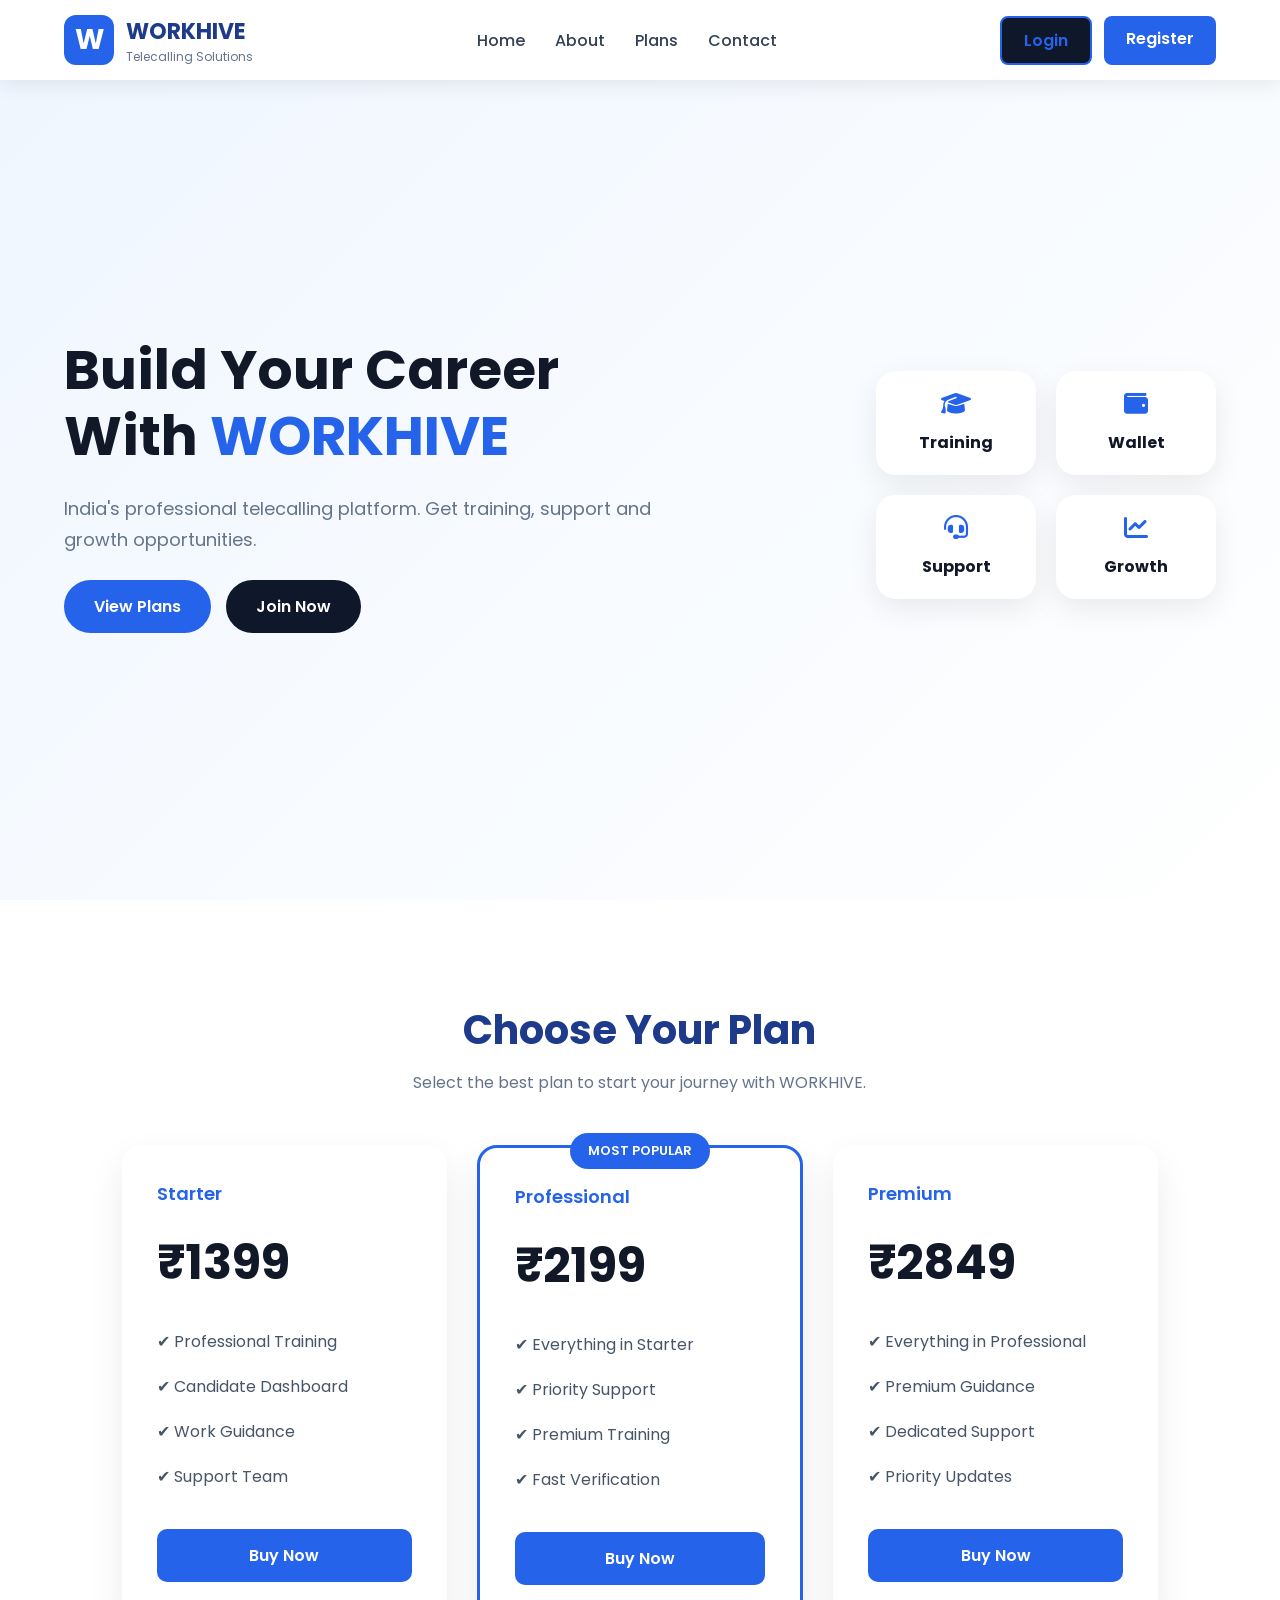
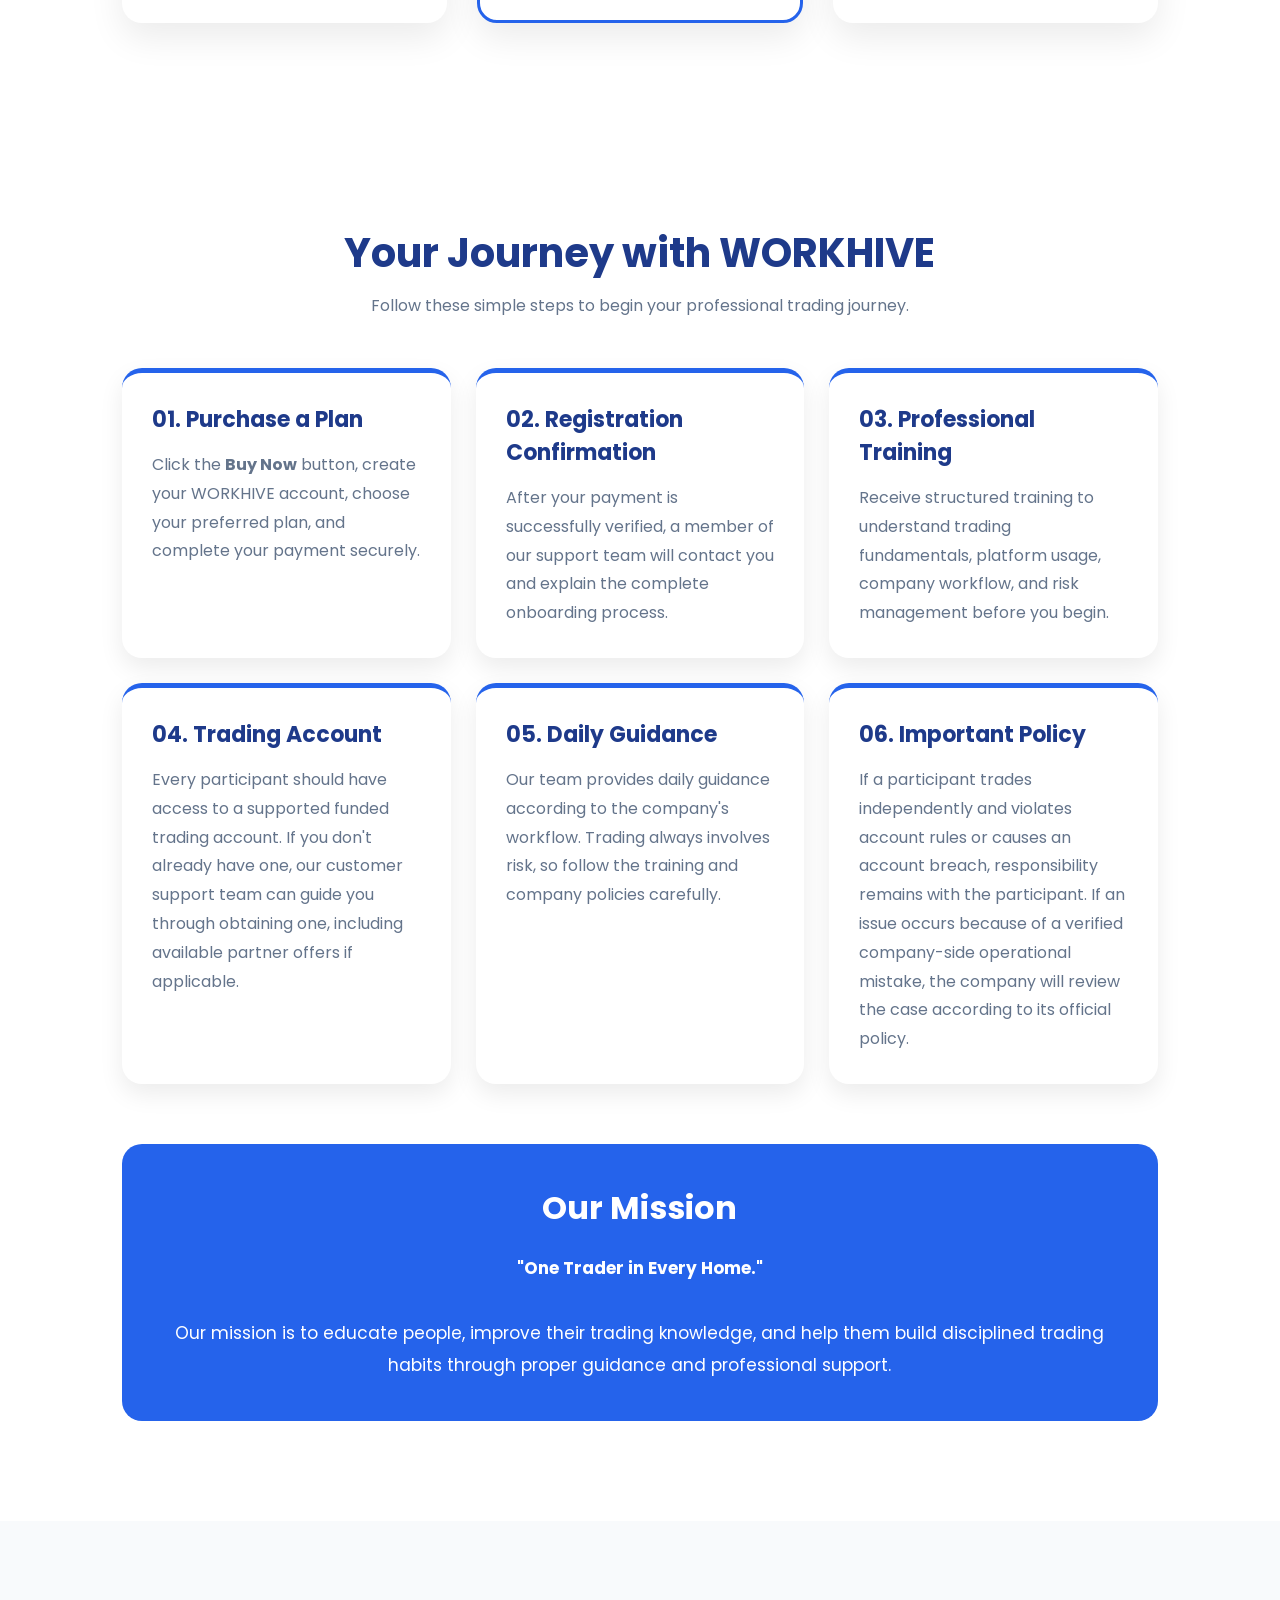
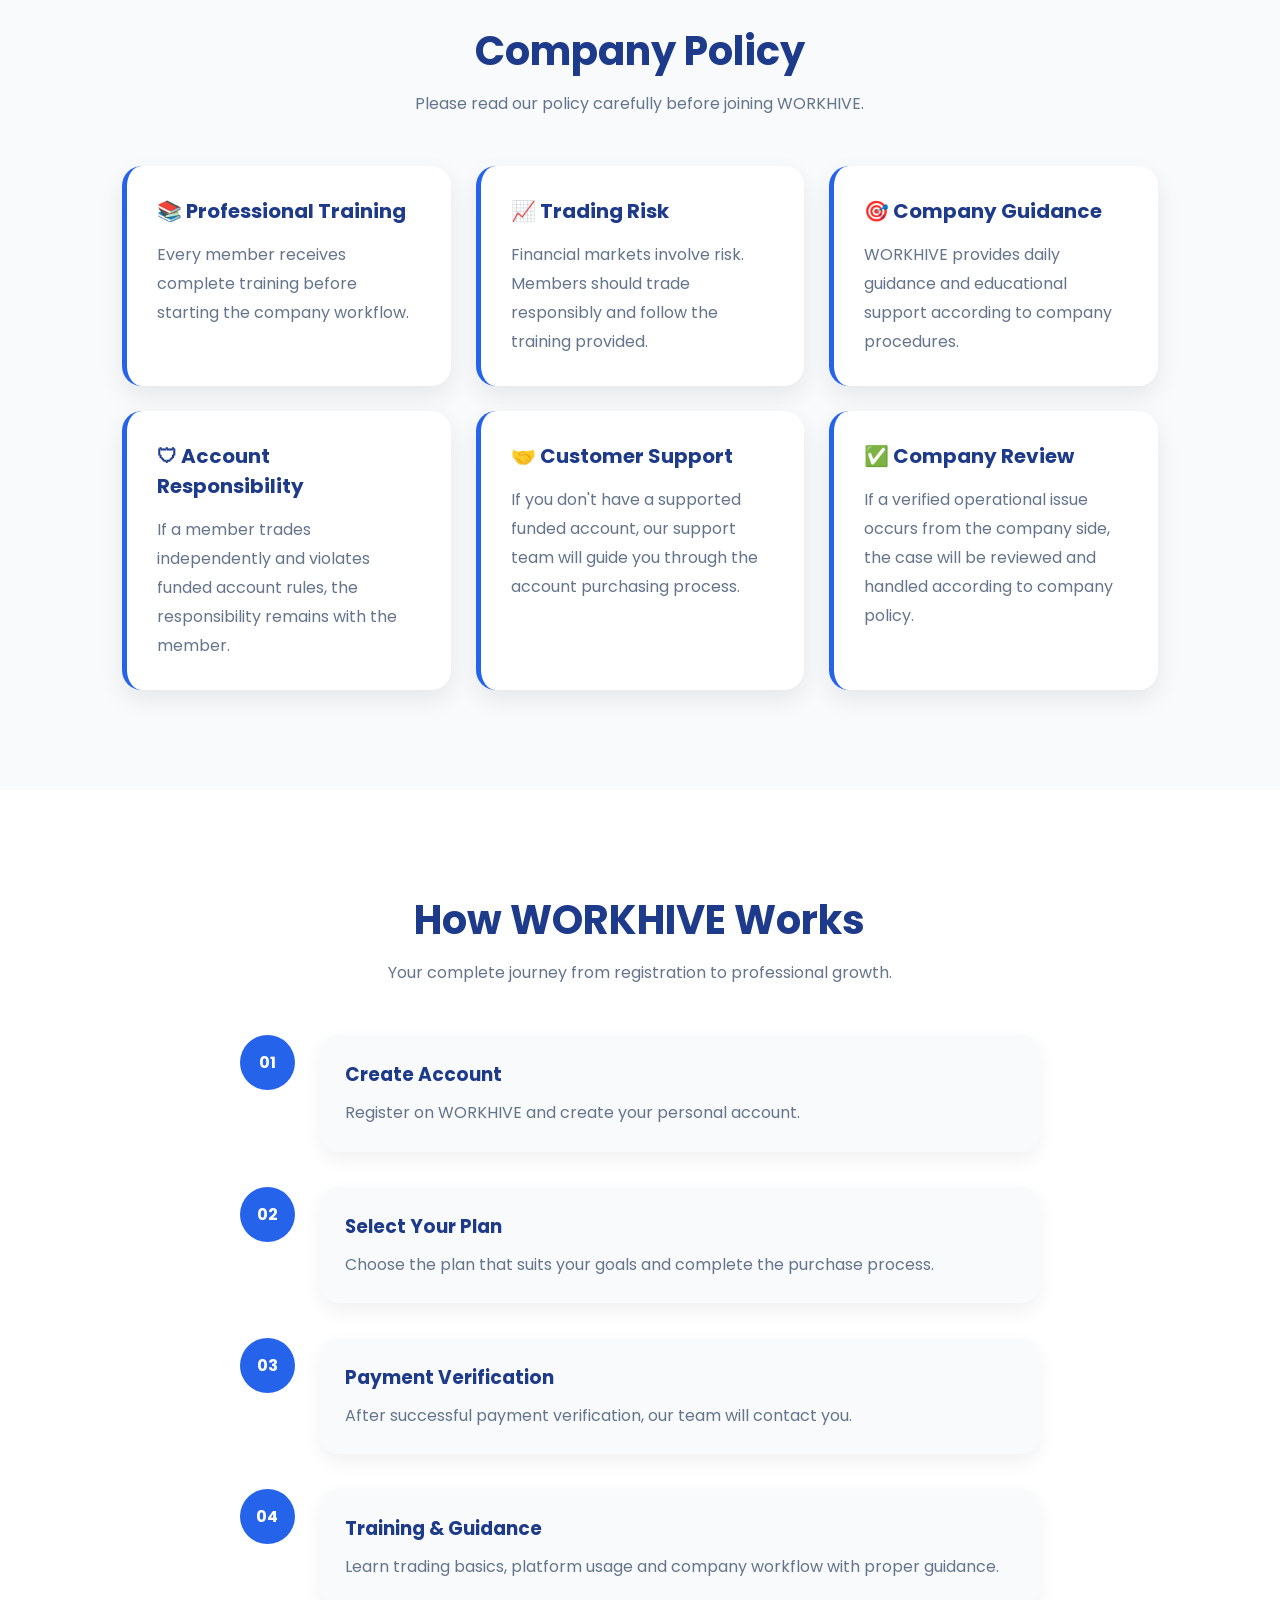
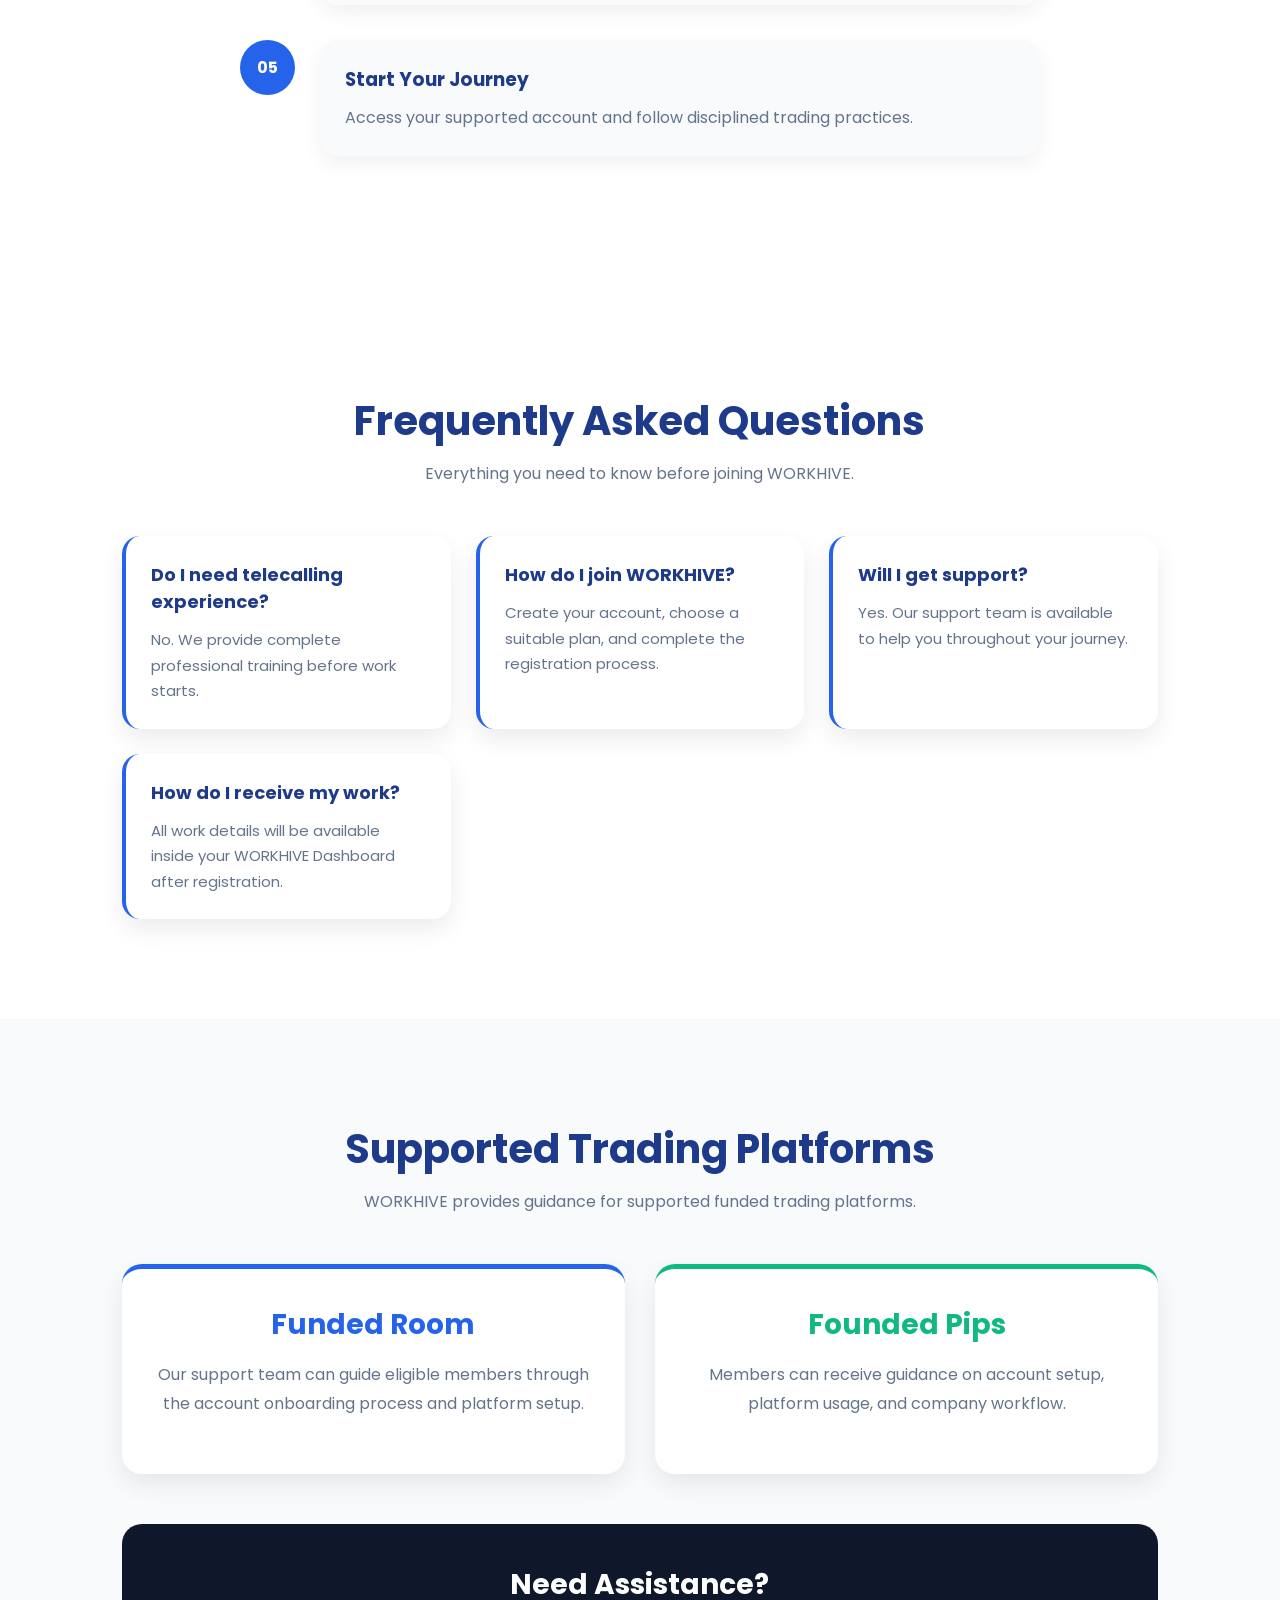
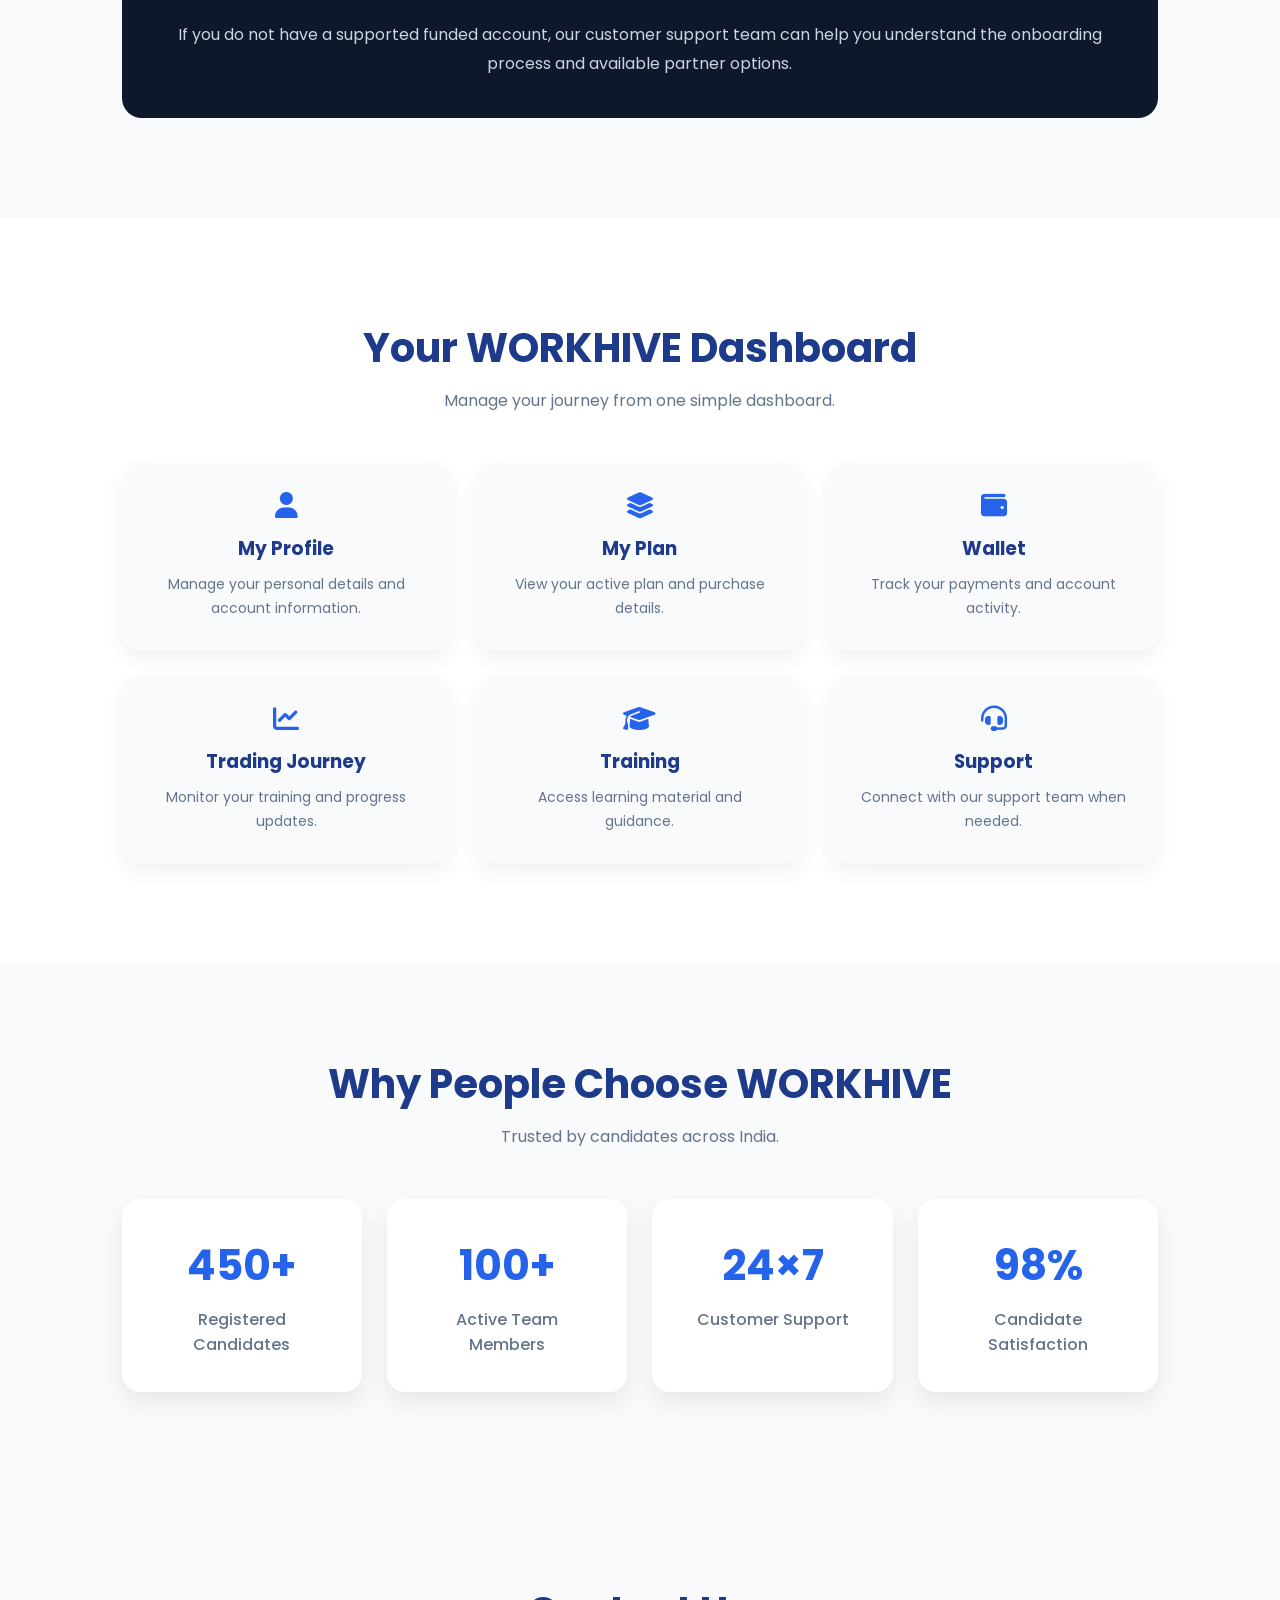
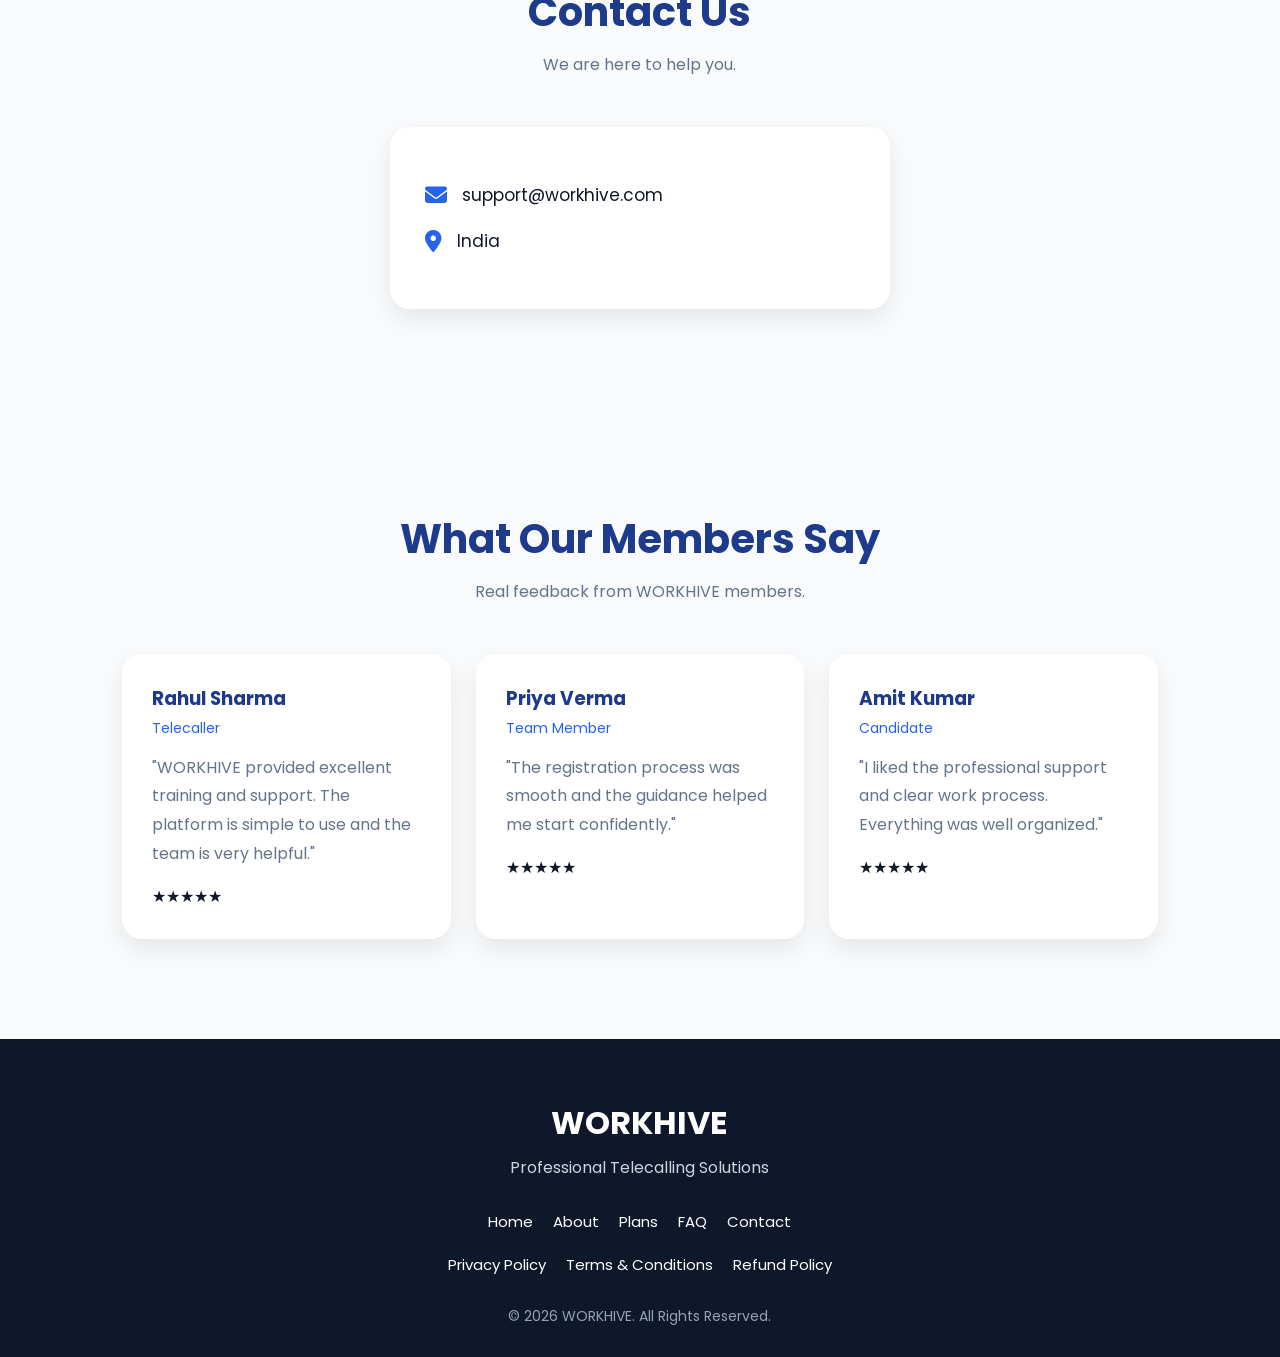
<file: index.html>
<!DOCTYPE html>
<html lang="en">

<head>

<meta charset="UTF-8">
<meta name="viewport" content="width=device-width, initial-scale=1.0">

<title>WORKHIVE | Telecalling Solutions</title>

<link rel="stylesheet" href="style.css">

<link href="https://fonts.googleapis.com/css2?family=Poppins:wght@400;500;600;700&display=swap" rel="stylesheet">

<link rel="stylesheet" href="https://cdnjs.cloudflare.com/ajax/libs/font-awesome/6.7.2/css/all.min.css">

</head>


<body>


<!-- HEADER -->

<header>

<div class="container">


<div class="logo">

<div class="logo-icon">
W
</div>

<div>
<h2>WORKHIVE</h2>
<p>Telecalling Solutions</p>
</div>

</div>



<nav>

<a href="#">Home</a>
<a href="#about">About</a>
<a href="#plans">Plans</a>
<a href="#contact">Contact</a>

</nav>



<div class="auth">

<a href="login.html" class="login">
Login
</a>

<a href="register.html" class="register">
Register
</a>

</div>



</div>

</header>



<!-- HERO -->

<section class="hero">


<div class="hero-text">

<h1>
Build Your Career With
<span>WORKHIVE</span>
</h1>


<p>
India's professional telecalling platform.
Get training, support and growth opportunities.
</p>


<div class="hero-btn">

<a href="#plans">
View Plans
</a>

<a href="register.html">
Join Now
</a>

</div>


</div>



<div class="hero-box">


<div>
<i class="fa-solid fa-graduation-cap"></i>
<h3>Training</h3>
</div>


<div>
<i class="fa-solid fa-wallet"></i>
<h3>Wallet</h3>
</div>


<div>
<i class="fa-solid fa-headset"></i>
<h3>Support</h3>
</div>


<div>
<i class="fa-solid fa-chart-line"></i>
<h3>Growth</h3>
</div>


</div>


</section>

<!-- ================= PLANS ================= -->

<section id="plans" class="plans">

<div class="container">

<div class="section-title">
<h2>Choose Your Plan</h2>
<p>Select the best plan to start your journey with WORKHIVE.</p>
</div>

<div class="plan-grid">

<!-- Plan 1 -->

<div class="plan-card">

<span class="plan-name">Starter</span>

<h1>₹1399</h1>

<ul>
<li>✔ Professional Training</li>
<li>✔ Candidate Dashboard</li>
<li>✔ Work Guidance</li>
<li>✔ Support Team</li>
</ul>

<a href="payment.html?plan=1399" class="buy-btn">
Buy Now
</a>

</div>

<!-- Plan 2 -->

<div class="plan-card popular">

<div class="badge">
MOST POPULAR
</div>

<span class="plan-name">Professional</span>

<h1>₹2199</h1>

<ul>
<li>✔ Everything in Starter</li>
<li>✔ Priority Support</li>
<li>✔ Premium Training</li>
<li>✔ Fast Verification</li>
</ul>

<a href="payment.html?plan=2199" class="buy-btn">
Buy Now
</a>

</div>

<!-- Plan 3 -->

<div class="plan-card">

<span class="plan-name">Premium</span>

<h1>₹2849</h1>

<ul>
<li>✔ Everything in Professional</li>
<li>✔ Premium Guidance</li>
<li>✔ Dedicated Support</li>
<li>✔ Priority Updates</li>
</ul>

<a href="payment.html?plan=2849" class="buy-btn">
Buy Now
</a>

</div>
</div>

</div>

</section>

<!-- ================= JOURNEY ================= -->

<section class="journey" id="journey">

<div class="container">

<div class="section-title">
<h2>Your Journey with WORKHIVE</h2>
<p>Follow these simple steps to begin your professional trading journey.</p>
</div>

<div class="journey-grid">

<div class="journey-card">
<h3>01. Purchase a Plan</h3>
<p>Click the <b>Buy Now</b> button, create your WORKHIVE account, choose your preferred plan, and complete your payment securely.</p>
</div>

<div class="journey-card">
<h3>02. Registration Confirmation</h3>
<p>After your payment is successfully verified, a member of our support team will contact you and explain the complete onboarding process.</p>
</div>

<div class="journey-card">
<h3>03. Professional Training</h3>
<p>Receive structured training to understand trading fundamentals, platform usage, company workflow, and risk management before you begin.</p>
</div>

<div class="journey-card">
<h3>04. Trading Account</h3>
<p>Every participant should have access to a supported funded trading account. If you don't already have one, our customer support team can guide you through obtaining one, including available partner offers if applicable.</p>
</div>

<div class="journey-card">
<h3>05. Daily Guidance</h3>
<p>Our team provides daily guidance according to the company's workflow. Trading always involves risk, so follow the training and company policies carefully.</p>
</div>

<div class="journey-card">
<h3>06. Important Policy</h3>
<p>If a participant trades independently and violates account rules or causes an account breach, responsibility remains with the participant. If an issue occurs because of a verified company-side operational mistake, the company will review the case according to its official policy.</p>
</div>

</div>

<div class="mission">

<h2>Our Mission</h2>

<p>
<b>"One Trader in Every Home."</b><br><br>

Our mission is to educate people, improve their trading knowledge, and help them build disciplined trading habits through proper guidance and professional support.
</p>

</div>

</div>

</section>

<!-- ================= COMPANY POLICY ================= -->

<section class="policy" id="policy">

<div class="container">

<div class="section-title">

<h2>Company Policy</h2>

<p>Please read our policy carefully before joining WORKHIVE.</p>

</div>

<div class="policy-grid">

<div class="policy-card">
<h3>📚 Professional Training</h3>
<p>Every member receives complete training before starting the company workflow.</p>
</div>

<div class="policy-card">
<h3>📈 Trading Risk</h3>
<p>Financial markets involve risk. Members should trade responsibly and follow the training provided.</p>
</div>

<div class="policy-card">
<h3>🎯 Company Guidance</h3>
<p>WORKHIVE provides daily guidance and educational support according to company procedures.</p>
</div>

<div class="policy-card">
<h3>🛡 Account Responsibility</h3>
<p>If a member trades independently and violates funded account rules, the responsibility remains with the member.</p>
</div>

<div class="policy-card">
<h3>🤝 Customer Support</h3>
<p>If you don't have a supported funded account, our support team will guide you through the account purchasing process.</p>
</div>

<div class="policy-card">
<h3>✅ Company Review</h3>
<p>If a verified operational issue occurs from the company side, the case will be reviewed and handled according to company policy.</p>
</div>

</div>

</div>

</section>

<!-- ================= PROCESS TIMELINE ================= -->

<section class="timeline-section">

<div class="container">

<div class="section-title">

<h2>How WORKHIVE Works</h2>

<p>Your complete journey from registration to professional growth.</p>

</div>


<div class="timeline">


<div class="timeline-item">

<div class="step-number">01</div>

<div class="timeline-content">

<h3>Create Account</h3>

<p>
Register on WORKHIVE and create your personal account.
</p>

</div>

</div>



<div class="timeline-item">

<div class="step-number">02</div>

<div class="timeline-content">

<h3>Select Your Plan</h3>

<p>
Choose the plan that suits your goals and complete the purchase process.
</p>

</div>

</div>



<div class="timeline-item">

<div class="step-number">03</div>

<div class="timeline-content">

<h3>Payment Verification</h3>

<p>
After successful payment verification, our team will contact you.
</p>

</div>

</div>



<div class="timeline-item">

<div class="step-number">04</div>

<div class="timeline-content">

<h3>Training & Guidance</h3>

<p>
Learn trading basics, platform usage and company workflow with proper guidance.
</p>

</div>

</div>



<div class="timeline-item">

<div class="step-number">05</div>

<div class="timeline-content">

<h3>Start Your Journey</h3>

<p>
Access your supported account and follow disciplined trading practices.
</p>

</div>

</div>


</div>


</div>

</section>

<!-- ================= FAQ ================= -->

<section class="faq" id="faq">

<div class="container">

<div class="section-title">
<h2>Frequently Asked Questions</h2>
<p>Everything you need to know before joining WORKHIVE.</p>
</div>

<div class="faq-grid">

<div class="faq-card">
<h3>Do I need telecalling experience?</h3>
<p>No. We provide complete professional training before work starts.</p>
</div>

<div class="faq-card">
<h3>How do I join WORKHIVE?</h3>
<p>Create your account, choose a suitable plan, and complete the registration process.</p>
</div>

<div class="faq-card">
<h3>Will I get support?</h3>
<p>Yes. Our support team is available to help you throughout your journey.</p>
</div>

<div class="faq-card">
<h3>How do I receive my work?</h3>
<p>All work details will be available inside your WORKHIVE Dashboard after registration.</p>
</div>

</div>

</div>

</section>

<!-- ================= PARTNERS ================= -->

<section class="partners" id="partners">

<div class="container">

<div class="section-title">

<h2>Supported Trading Platforms</h2>

<p>
WORKHIVE provides guidance for supported funded trading platforms.
</p>

</div>

<div class="partner-grid">

<div class="partner-card">

<h3>Funded Room</h3>

<p>
Our support team can guide eligible members through the account onboarding process and platform setup.
</p>


</div>

<div class="partner-card">

<h3>Founded Pips</h3>

<p>
Members can receive guidance on account setup, platform usage, and company workflow.
</p>


</div>

</div>

<div class="partner-note">

<h3>Need Assistance?</h3>

<p>
If you do not have a supported funded account, our customer support team can help you understand the onboarding process and available partner options.
</p>

</div>

</div>

</section>

<!-- ================= DASHBOARD PREVIEW ================= -->

<section class="dashboard-preview">

<div class="container">

<div class="section-title">

<h2>Your WORKHIVE Dashboard</h2>

<p>Manage your journey from one simple dashboard.</p>

</div>


<div class="dashboard-grid">


<div class="dashboard-card">

<i class="fa-solid fa-user"></i>

<h3>My Profile</h3>

<p>
Manage your personal details and account information.
</p>

</div>



<div class="dashboard-card">

<i class="fa-solid fa-layer-group"></i>

<h3>My Plan</h3>

<p>
View your active plan and purchase details.
</p>

</div>



<div class="dashboard-card">

<i class="fa-solid fa-wallet"></i>

<h3>Wallet</h3>

<p>
Track your payments and account activity.
</p>

</div>



<div class="dashboard-card">

<i class="fa-solid fa-chart-line"></i>

<h3>Trading Journey</h3>

<p>
Monitor your training and progress updates.
</p>

</div>



<div class="dashboard-card">

<i class="fa-solid fa-graduation-cap"></i>

<h3>Training</h3>

<p>
Access learning material and guidance.
</p>

</div>



<div class="dashboard-card">

<i class="fa-solid fa-headset"></i>

<h3>Support</h3>

<p>
Connect with our support team when needed.
</p>

</div>


</div>

</div>

</section>

<section class="success">

<div class="container">

<div class="section-title">
<h2>Why People Choose WORKHIVE</h2>
<p>Trusted by candidates across India.</p>
</div>

<div class="success-grid">

<div class="success-card">
<h2>450+</h2>
<p>Registered Candidates</p>
</div>

<div class="success-card">
<h2>100+</h2>
<p>Active Team Members</p>
</div>

<div class="success-card">
<h2>24×7</h2>
<p>Customer Support</p>
</div>

<div class="success-card">
<h2>98%</h2>
<p>Candidate Satisfaction</p>
</div>

</div>

</div>

</section>
<!-- ================= CONTACT ================= -->

<section class="contact" id="contact">

<div class="container">

<div class="section-title">
<h2>Contact Us</h2>
<p>We are here to help you.</p>
</div>


<div class="contact-box">


<div class="contact-item">
<i class="fa-solid fa-envelope"></i>
<span>support@workhive.com</span>
</div>


<div class="contact-item">
<i class="fa-solid fa-location-dot"></i>
<span>India</span>
</div>


</div>

</div>

</section>

<!-- ================= TESTIMONIALS ================= -->

<section class="reviews">

<div class="container">

<div class="section-title">

<h2>What Our Members Say</h2>

<p>Real feedback from WORKHIVE members.</p>

</div>

<div class="review-grid">

<div class="review-card">

<h3>Rahul Sharma</h3>

<span>Telecaller</span>

<p>
"WORKHIVE provided excellent training and support. The platform is simple to use and the team is very helpful."
</p>

★★★★★

</div>

<div class="review-card">

<h3>Priya Verma</h3>

<span>Team Member</span>

<p>
"The registration process was smooth and the guidance helped me start confidently."
</p>

★★★★★

</div>

<div class="review-card">

<h3>Amit Kumar</h3>

<span>Candidate</span>

<p>
"I liked the professional support and clear work process. Everything was well organized."
</p>

★★★★★

</div>

</div>

</div>

</section>


<!-- ================= FOOTER ================= -->

<footer class="footer">

<div class="container">

<div class="footer-logo">

<h2>WORKHIVE</h2>

<p>Professional Telecalling Solutions</p>

</div>

<div class="footer-links">

<a href="#">Home</a>

<a href="#about">About</a>

<a href="#plans">Plans</a>

<a href="#faq">FAQ</a>

<a href="#contact">Contact</a>

</div>

<div class="footer-policy">

<a href="#">Privacy Policy</a>

<a href="#">Terms & Conditions</a>

<a href="#">Refund Policy</a>

</div>

<p class="copyright">

© 2026 WORKHIVE. All Rights Reserved.

</p>

</div>

</footer>

</body>

</html>
</file>
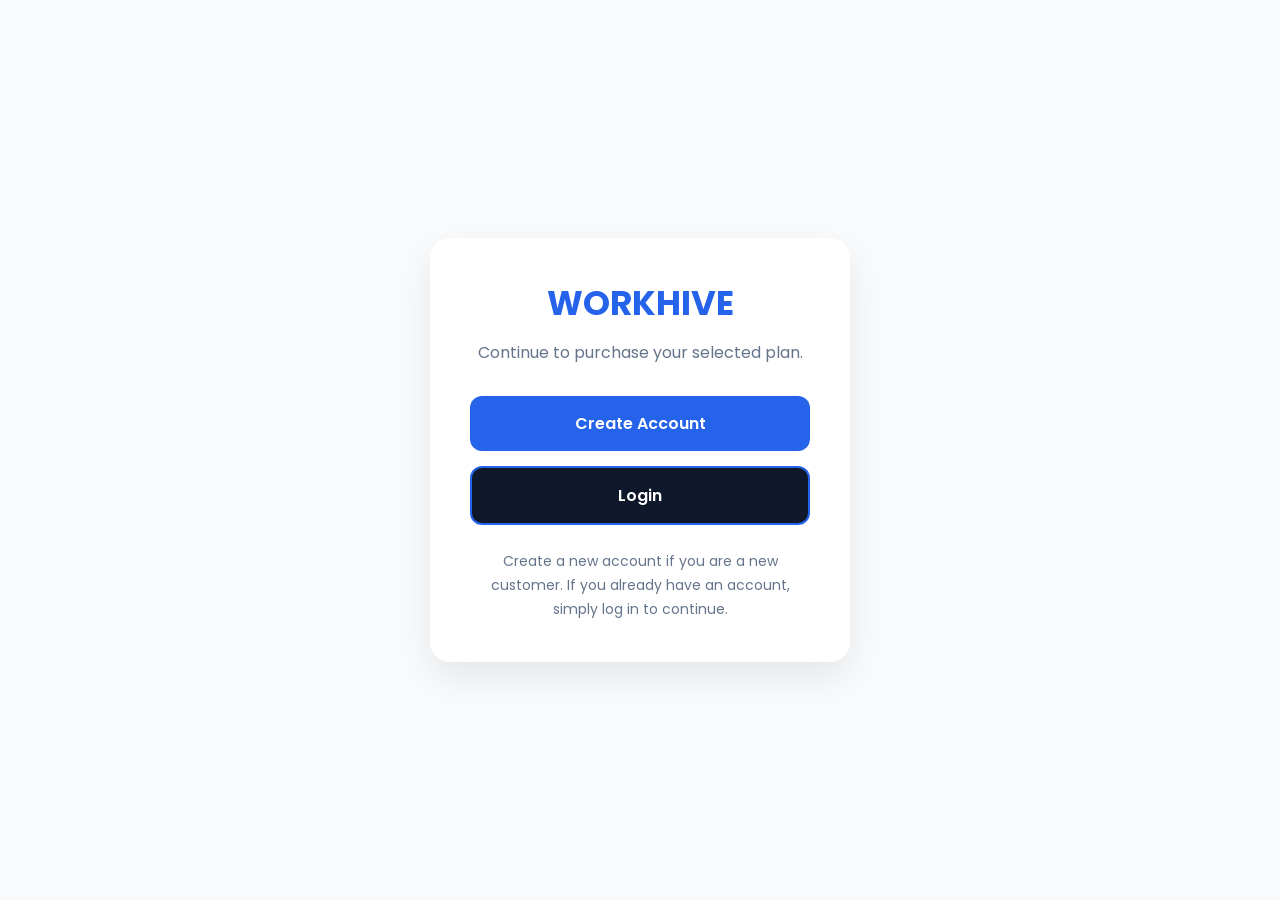
<file: auth.html>
<!DOCTYPE html>
<html lang="en">

<head>

<meta charset="UTF-8">

<meta name="viewport" content="width=device-width, initial-scale=1.0">

<title>WORKHIVE - Continue</title>

<link rel="stylesheet" href="style.css">

<link rel="preconnect" href="https://fonts.googleapis.com">

<link href="https://fonts.googleapis.com/css2?family=Poppins:wght@300;400;500;600;700&display=swap" rel="stylesheet">

</head>

<body>

<section class="auth-page">

<div class="auth-card">

<h1>WORKHIVE</h1>

<p>Continue to purchase your selected plan.</p>

<div class="auth-buttons">

<a href="register.html" class="auth-btn">
Create Account
</a>

<a href="login.html" class="auth-btn login">
Login
</a>

</div>

<p class="auth-note">
Create a new account if you are a new customer. If you already have an account, simply log in to continue.
</p>

</div>

</section>

</body>

</html>
</file>
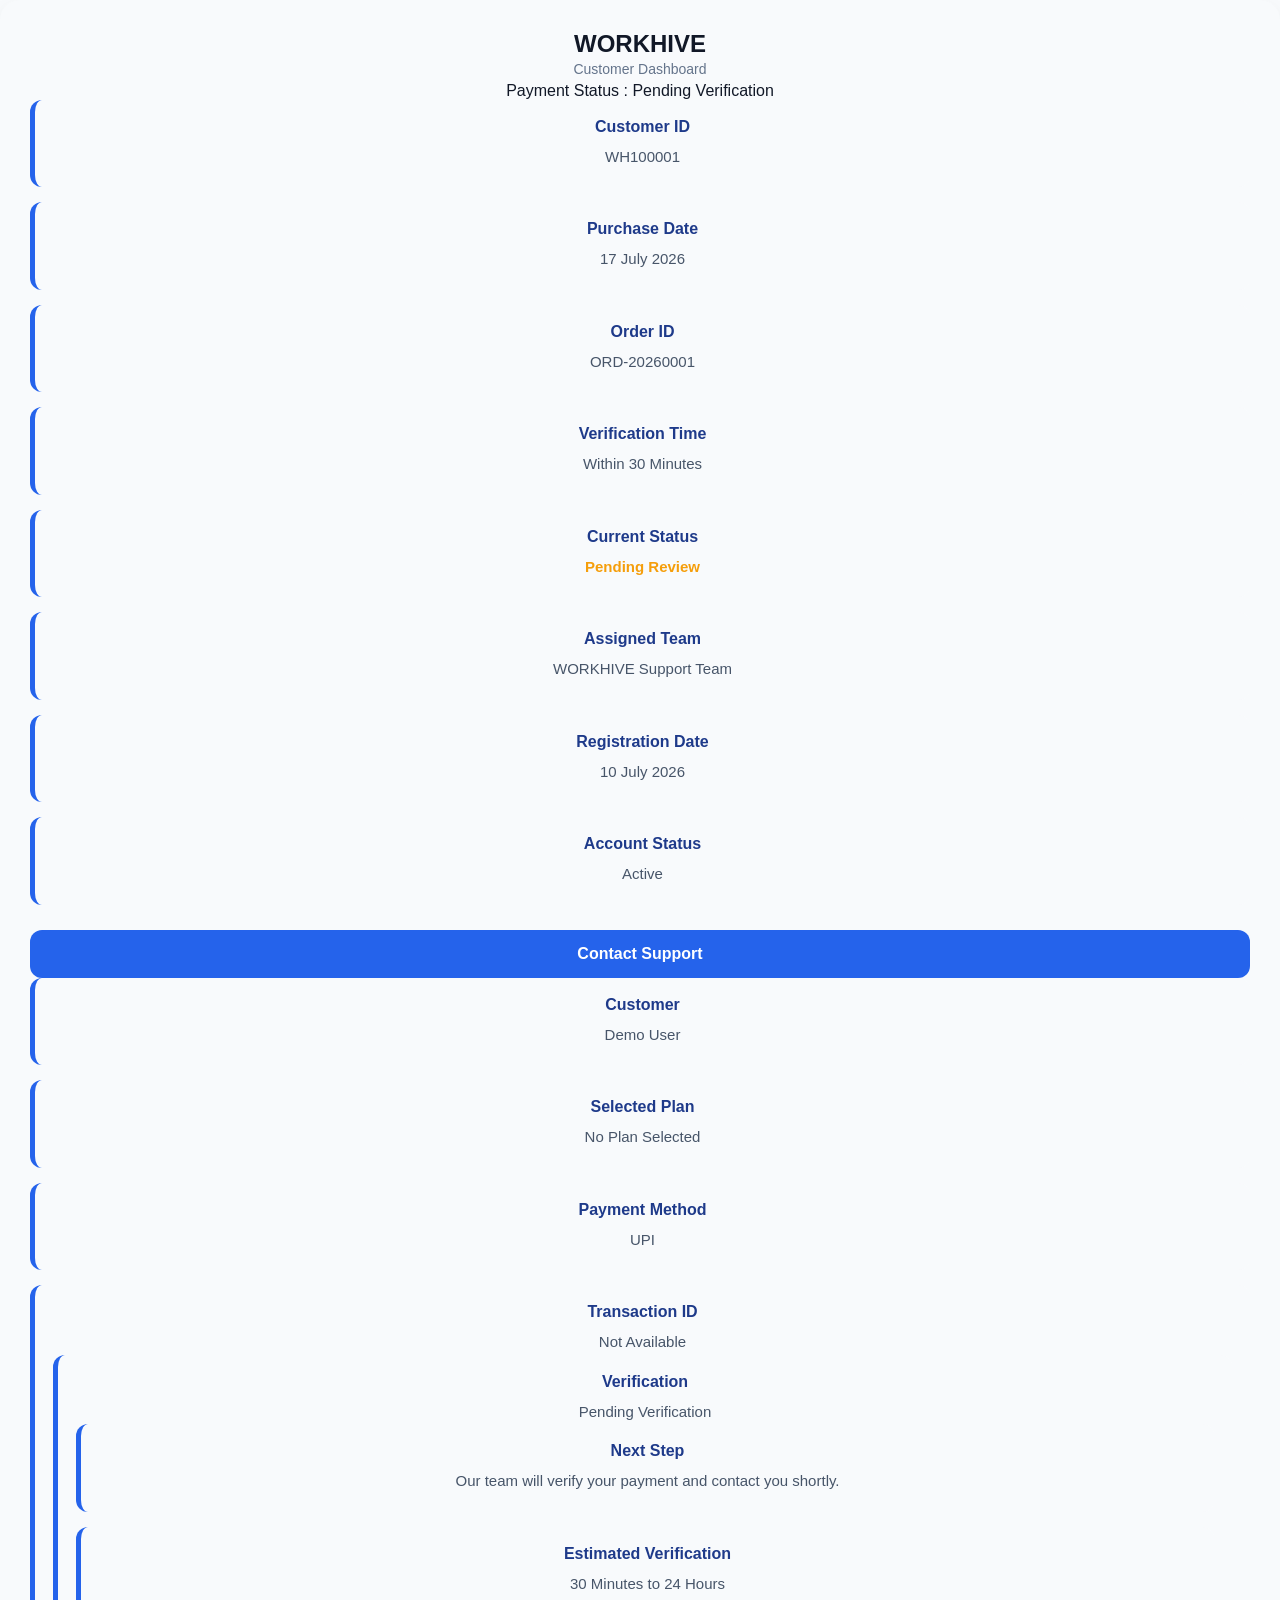
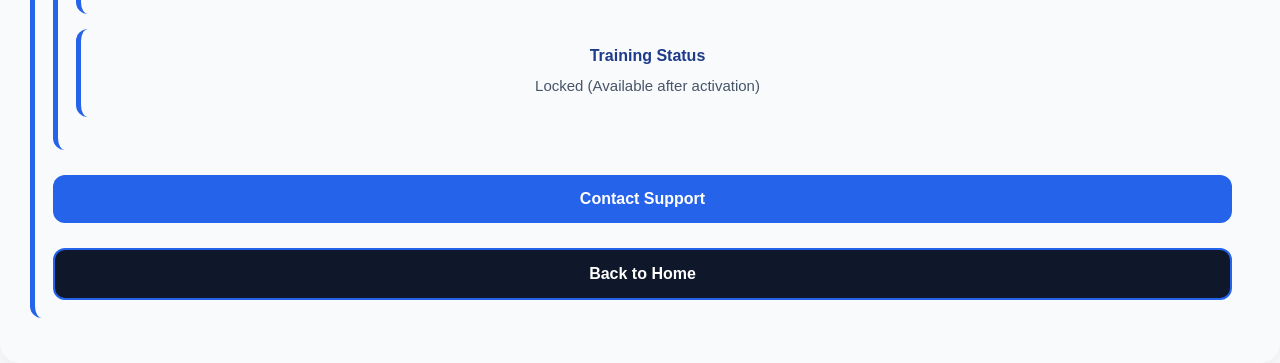
<file: dashboard.html>
<!DOCTYPE html>
<html lang="en">

<head>

<meta charset="UTF-8">
<meta name="viewport" content="width=device-width, initial-scale=1.0">

<title>WORKHIVE Dashboard</title>

<link rel="stylesheet" href="style.css">

<link rel="stylesheet" href="https://cdnjs.cloudflare.com/ajax/libs/font-awesome/6.7.2/css/all.min.css">

</head>

<body>

<section class="dashboard-page">

<div class="dashboard-card">

<h1>WORKHIVE</h1>

<p>Customer Dashboard</p>

<div class="status pending">
Payment Status : Pending Verification
</div>

<div class="dashboard-info">

<div class="info-box">
<h3>Customer ID</h3>
<p>WH100001</p>
</div>

<div class="info-box">
<h3>Purchase Date</h3>
<p>17 July 2026</p>
</div>

<div class="info-box">
<h3>Order ID</h3>
<p>ORD-20260001</p>
</div>

<div class="info-box">
<h3>Verification Time</h3>
<p>Within 30 Minutes</p>
</div>

<div class="info-box">
<h3>Current Status</h3>
<p style="color:#f59e0b;font-weight:600;">
Pending Review
</p>
</div>

<div class="info-box">
<h3>Assigned Team</h3>
<p>WORKHIVE Support Team</p>
</div>

<div class="info-box">
<h3>Registration Date</h3>
<p>10 July 2026</p>
</div>

<div class="info-box">
<h3>Account Status</h3>
<p>Active</p>
</div>

</div>

<div class="dashboard-action">

<a href="#" class="auth-btn">
Contact Support
</a>

</div>

<div class="dashboard-info">

<div class="info-box">
<h3>Customer</h3>
<p>Demo User</p>
</div>

<div class="info-box">
<h3>Selected Plan</h3>
<p id="selectedPlan">Loading...</p>
</div>

<div class="info-box">
<h3>Payment Method</h3>
<p>UPI</p>
</div>

<div class="info-box">
<h3>Transaction ID</h3>
<p id="txnId">Loading...</p>

<div class="info-box">
<h3>Verification</h3>
<p id="paymentStatus">Loading...</p>

<div class="info-box">
<h3>Next Step</h3>
<p>Our team will verify your payment and contact you shortly.</p>
</div>

<div class="info-box">
<h3>Estimated Verification</h3>
<p>30 Minutes to 24 Hours</p>
</div>

<div class="info-box">
<h3>Training Status</h3>
<p>Locked (Available after activation)</p>
</div>

</div>


<div class="dashboard-action">

<a href="#" class="auth-btn">
Contact Support
</a>

<a href="index.html" class="auth-btn login">
Back to Home
</a>

</div>

</div>

</section>

<script>
const params = new URLSearchParams(window.location.search);
const plan = params.get("plan");

let planName = "";

if(plan == "1399"){
    planName = "₹1399 - Starter";
}
else if(plan == "2199"){
    planName = "₹2199 - Professional";
}
else if(plan == "2849"){
    planName = "₹2849 - Premium";
}
else{
    planName = "No Plan Selected";
}

document.getElementById("selectedPlan").textContent = planName;

document.getElementById("txnId").textContent =
localStorage.getItem("transactionId") || "Not Available";

document.getElementById("paymentStatus").textContent =
localStorage.getItem("paymentStatus") || "Pending Verification";

</script>


</body>

</html>
</file>
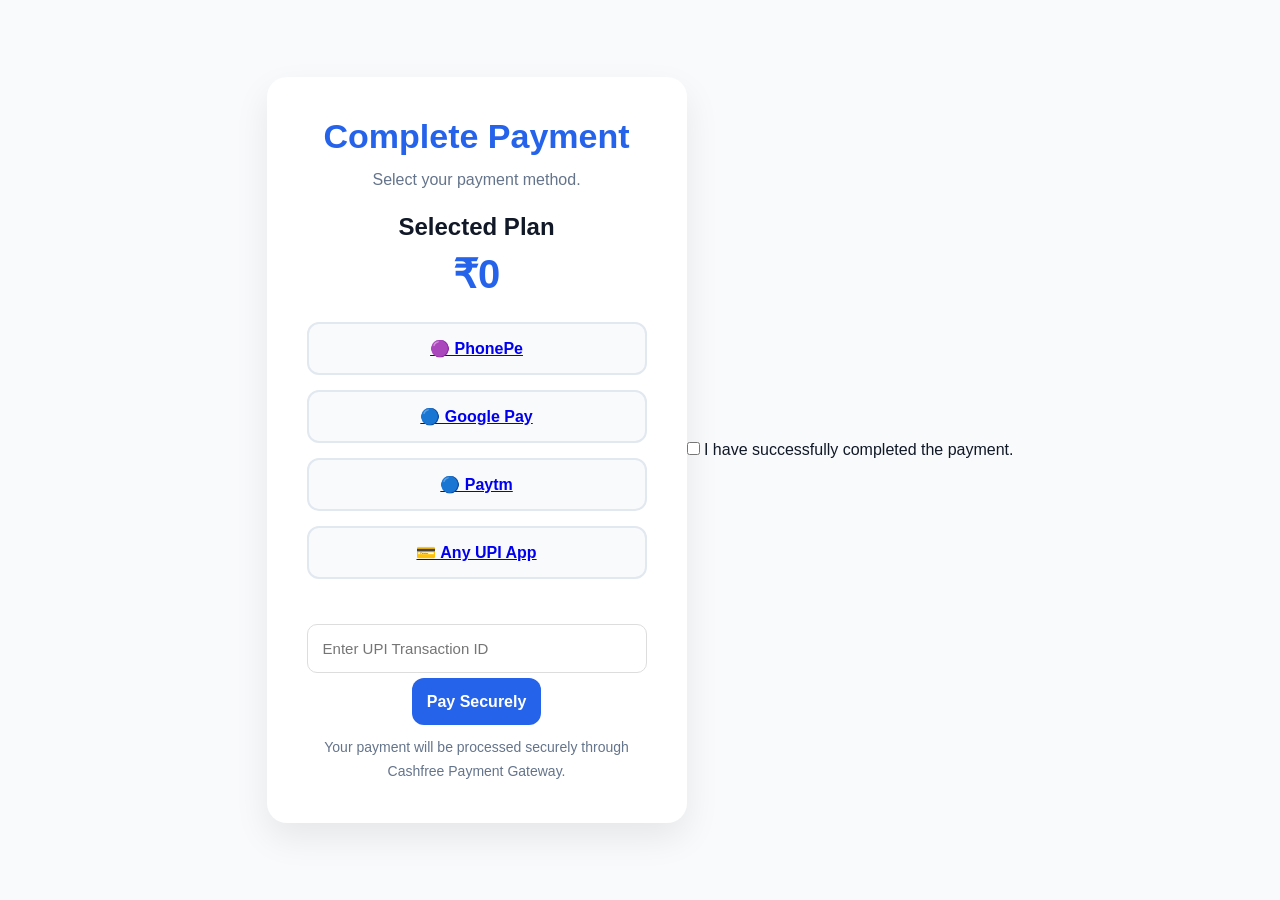
<file: payment.html>
<!DOCTYPE html>
<html lang="en">

<head>

<meta charset="UTF-8">
<meta name="viewport" content="width=device-width, initial-scale=1.0">

<title>WORKHIVE Payment</title>

<link rel="stylesheet" href="style.css">

</head>

<body>

<section class="auth-page">

<div class="auth-card">

<h1>Complete Payment</h1>

<p>Select your payment method.</p>

<h2 style="margin-top:20px;">Selected Plan</h2>

<h1 id="planPrice" style="color:#2563eb;font-size:40px;margin:10px 0;">
₹0
</h1>

<div class="payment-method">

<a id="phonepeBtn" class="pay-card" href="#">
🟣 PhonePe
</a>

<a id="gpayBtn" class="pay-card" href="#">
🔵 Google Pay
</a>

<a id="paytmBtn" class="pay-card" href="#">
🔵 Paytm
</a>

<a id="upiBtn" class="pay-card" href="#">
💳 Any UPI App
</a>

</div>


<input
type="text"
id="transactionId"
placeholder="Enter UPI Transaction ID"
required
style="width:100%;padding:15px;margin:20px 0;border:1px solid #ddd;border-radius:10px;">


<a href="#" class="auth-btn" id="payBtn">
Pay Securely
</a>

<p class="auth-note">
Your payment will be processed securely through Cashfree Payment Gateway.
</p>

</div>

<label class="check-box">

<input type="checkbox" id="confirmPayment">

I have successfully completed the payment.

</label>

</section>

<script>

document.getElementById("payBtn").onclick = function(e){

e.preventDefault();

const txn = document.getElementById("transactionId").value;

const confirm = document.getElementById("confirmPayment").checked;

if(txn==""){

alert("Please enter Transaction ID");

return;

}

if(!confirm){

alert("Please confirm that payment has been completed.");

return;

}

localStorage.setItem("transactionId",txn);
localStorage.setItem("paymentStatus","Pending Verification");

alert("Payment submitted successfully. Our team will verify your payment.");

window.location.href="dashboard.html?plan="+plan;

};

</script>

</body>

</html>
</file>
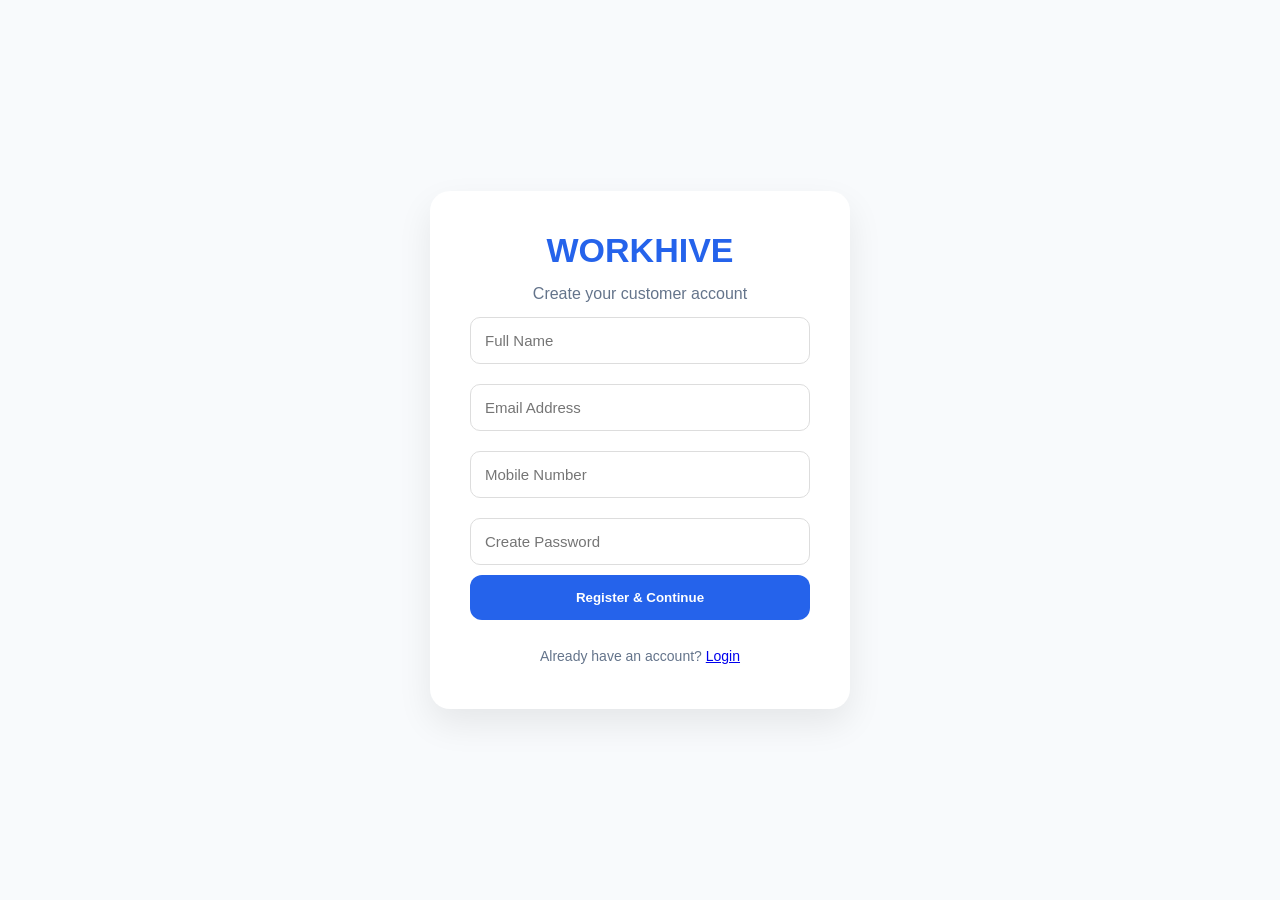
<file: register.html>
<!DOCTYPE html>
<html lang="en">

<head>

<meta charset="UTF-8">
<meta name="viewport" content="width=device-width, initial-scale=1.0">

<title>WORKHIVE Register</title>

<link rel="stylesheet" href="style.css">

</head>


<body>


<section class="auth-page">


<div class="auth-card">


<h1>WORKHIVE</h1>

<p>Create your customer account</p>


<form>


<input type="text" placeholder="Full Name" required>


<input type="email" placeholder="Email Address" required>


<input type="tel" placeholder="Mobile Number" required>


<input type="password" placeholder="Create Password" required>


<button type="button" class="auth-btn" id="continueBtn">
Register & Continue
</button>


</form>


<p class="auth-note">

Already have an account?

<a href="login.html">
Login
</a>

</p>


</div>


</section>

<script>
const params = new URLSearchParams(window.location.search);
const plan = params.get("plan");

document.getElementById("continueBtn").onclick = function () {
    window.location.href = "payment.html?plan=" + plan;
};
</script>


</body>

</html>
</file>
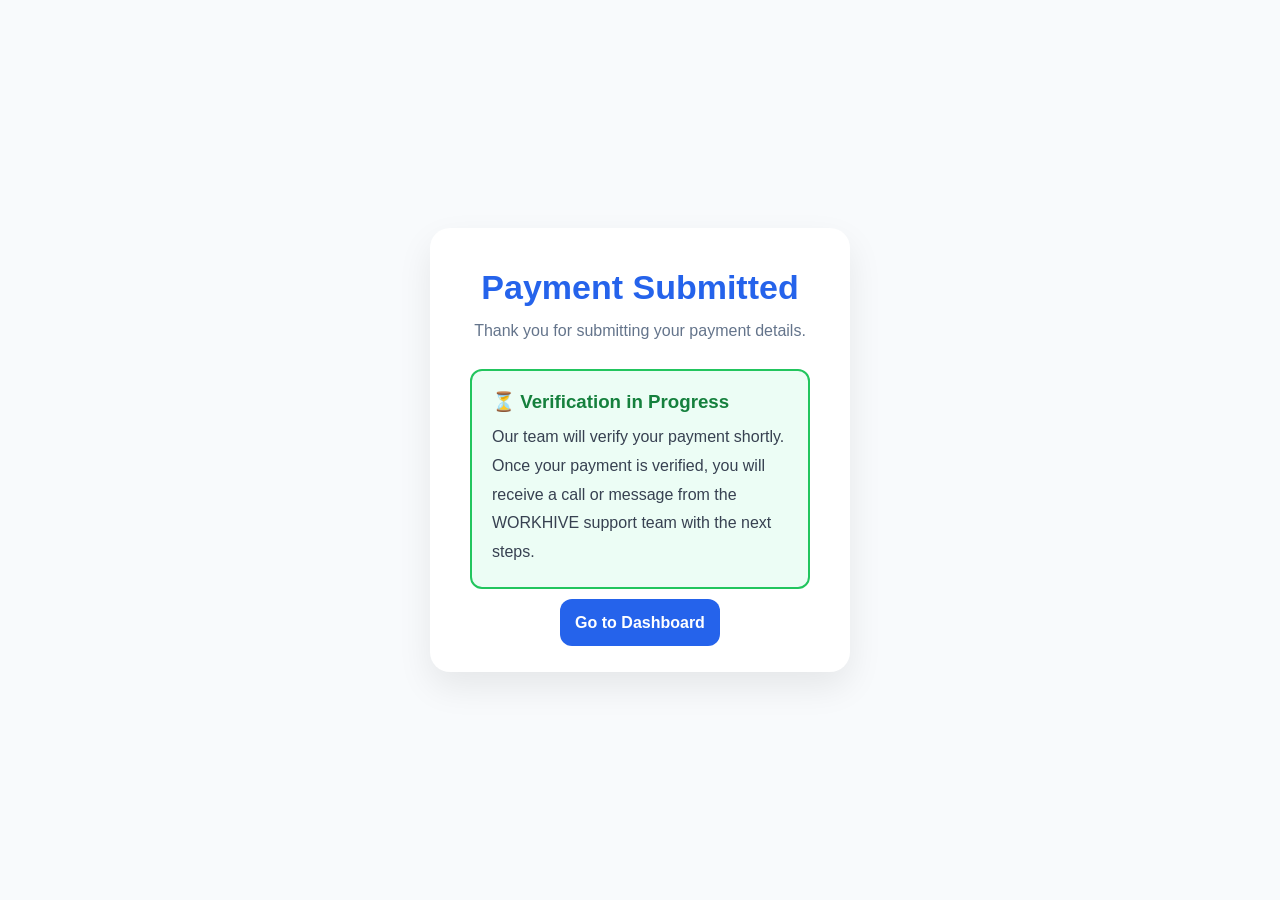
<file: success.html>
<!DOCTYPE html>
<html lang="en">

<head>

<meta charset="UTF-8">
<meta name="viewport" content="width=device-width, initial-scale=1.0">

<title>Payment Submitted | WORKHIVE</title>

<link rel="stylesheet" href="style.css">

</head>

<body>

<section class="auth-page">

<div class="auth-card">

<h1>Payment Submitted</h1>

<p>
Thank you for submitting your payment details.
</p>

<div class="success-box">

<h3>⏳ Verification in Progress</h3>

<p>
Our team will verify your payment shortly.
</p>

<p>
Once your payment is verified, you will receive a call or message from the WORKHIVE support team with the next steps.
</p>

</div>

<a href="dashboard.html" class="auth-btn">
Go to Dashboard
</a>

</div>

</section>

</body>

</html>
</file>
<file: style.css>
/* =========================
WORKHIVE V2
========================= */

*{
margin:0;
padding:0;
box-sizing:border-box;
font-family:'Poppins',sans-serif;
scroll-behavior:smooth;
}

body{
background:#f8fafc;
color:#111827;
}

.container{
width:90%;
max-width:1200px;
margin:auto;
}


/* HEADER */

header{
position:fixed;
top:0;
width:100%;
background:#fff;
z-index:999;
box-shadow:0 5px 20px rgba(0,0,0,.08);
}


header .container{
height:80px;
display:flex;
align-items:center;
justify-content:space-between;
}


.logo{
display:flex;
align-items:center;
gap:12px;
}


.logo-icon{
height:50px;
width:50px;
border-radius:12px;
background:#2563eb;
color:white;
display:flex;
align-items:center;
justify-content:center;
font-size:28px;
font-weight:700;
}


.logo h2{
color:#1e3a8a;
font-size:22px;
}


.logo p{
font-size:12px;
color:#64748b;
}



nav{
display:flex;
gap:30px;
}


nav a{
text-decoration:none;
color:#334155;
font-weight:500;
}


nav a:hover{
color:#2563eb;
}



/* BUTTONS */


.auth{
display:flex;
gap:12px;
}


.login,
.register{
text-decoration:none;
padding:10px 22px;
border-radius:8px;
font-weight:600;
}


.login{
border:2px solid #2563eb;
color:#2563eb;
}


.register{
background:#2563eb;
color:white;
}



/* HERO */


.hero{

min-height:100vh;
padding:150px 5% 80px;

display:flex;
align-items:center;
justify-content:space-between;

background:
linear-gradient(135deg,#eff6ff,#ffffff);

gap:50px;

}



.hero-text{
max-width:600px;
}


.hero-text h1{

font-size:55px;
line-height:1.2;

}


.hero-text span{

color:#2563eb;

}



.hero-text p{

margin:25px 0;

font-size:18px;

color:#64748b;

line-height:1.7;

}



.hero-btn{

display:flex;
gap:15px;

}


.hero-btn a{

text-decoration:none;
padding:14px 30px;
border-radius:30px;
background:#2563eb;
color:white;
font-weight:600;

}



.hero-btn a:last-child{

background:#0f172a;

}



/* HERO BOX */


.hero-box{

display:grid;
grid-template-columns:repeat(2,160px);
gap:20px;

}


.hero-box div{

background:white;
padding:30px 20px;
border-radius:20px;
text-align:center;

box-shadow:0 10px 30px rgba(0,0,0,.08);

}



.hero-box i{

font-size:35px;
color:#2563eb;
margin-bottom:15px;

}



.hero-box h3{

font-size:16px;

}



/* MOBILE */


@media(max-width:900px){


header .container{

flex-direction:column;
height:auto;
padding:15px;

}


nav{

display:none;

}


.hero{

flex-direction:column;
text-align:center;

padding-top:180px;

}


.hero-text h1{

font-size:38px;

}


.hero-btn{

justify-content:center;

}


.hero-box{

grid-template-columns:repeat(2,130px);

}


}
/* ===== PLANS ===== */

.plans{
padding:100px 5%;
background:#ffffff;
}

.section-title{
text-align:center;
margin-bottom:50px;
}

.section-title h2{
font-size:40px;
color:#1e3a8a;
margin-bottom:10px;
}

.section-title p{
color:#64748b;
}

.plan-grid{
display:grid;
grid-template-columns:repeat(auto-fit,minmax(280px,1fr));
gap:30px;
}

.plan-card{
background:#fff;
padding:35px;
border-radius:20px;
box-shadow:0 15px 35px rgba(0,0,0,.08);
position:relative;
transition:.3s;
}

.plan-card:hover{
transform:translateY(-10px);
}

.popular{
border:3px solid #2563eb;
}

.badge{
position:absolute;
top:-15px;
left:50%;
transform:translateX(-50%);
background:#2563eb;
color:#fff;
padding:8px 18px;
border-radius:30px;
font-size:13px;
font-weight:600;
}

.plan-name{
font-size:18px;
font-weight:600;
color:#2563eb;
}

.plan-card h1{
font-size:48px;
margin:20px 0;
}

.plan-card ul{
list-style:none;
margin-bottom:30px;
}

.plan-card ul li{
padding:10px 0;
color:#475569;
}

.buy-btn{
display:block;
text-align:center;
background:#2563eb;
color:#fff;
padding:14px;
border-radius:10px;
text-decoration:none;
font-weight:600;
}
.success{
padding:90px 5%;
background:#f8fafc;
}

.success-grid{
display:grid;
grid-template-columns:repeat(auto-fit,minmax(220px,1fr));
gap:25px;
}

.success-card{
background:#fff;
padding:35px;
text-align:center;
border-radius:18px;
box-shadow:0 10px 25px rgba(0,0,0,.08);
transition:.3s;
}

.success-card:hover{
transform:translateY(-8px);
}

.success-card h2{
font-size:42px;
color:#2563eb;
margin-bottom:10px;
}

.success-card p{
color:#64748b;
font-weight:500;
}
/* SMALL ICON SIZE UPDATE */

.hero-box i,
.card i,
.success-card i,
.plan-card i,
.feature-box i{
    font-size:24px;
}


.hero-box div{
    padding:20px 15px;
}


.card i{
    margin-bottom:10px;
}


.success-card i{
    margin-bottom:10px;
}


.plan-card i{
    margin-bottom:10px;
}
/* ===== FAQ ===== */

.faq{
padding:100px 5%;
background:#ffffff;
}

.faq-grid{
display:grid;
grid-template-columns:repeat(auto-fit,minmax(280px,1fr));
gap:25px;
}

.faq-card{
background:#fff;
padding:25px;
border-radius:18px;
box-shadow:0 10px 25px rgba(0,0,0,.08);
border-left:4px solid #2563eb;
transition:.3s;
}

.faq-card:hover{
transform:translateY(-6px);
}

.faq-card h3{
font-size:18px;
color:#1e3a8a;
margin-bottom:12px;
}

.faq-card p{
font-size:15px;
line-height:1.7;
color:#64748b;
}
/* ===== CONTACT ===== */

.contact{
padding:100px 5%;
background:#f8fafc;
}

.contact-box{
max-width:500px;
margin:auto;
background:white;
padding:35px;
border-radius:20px;
box-shadow:0 10px 25px rgba(0,0,0,.08);
}

.contact-item{
display:flex;
align-items:center;
gap:15px;
margin:20px 0;
font-size:17px;
}

.contact-item i{
font-size:22px;
color:#2563eb;
}
/* ===== FOOTER ===== */

.footer{
background:#0f172a;
color:#fff;
padding:60px 5% 30px;
text-align:center;
}

.footer-logo h2{
font-size:32px;
margin-bottom:8px;
}

.footer-logo p{
color:#cbd5e1;
margin-bottom:30px;
}

.footer-links,
.footer-policy{
display:flex;
justify-content:center;
flex-wrap:wrap;
gap:20px;
margin:20px 0;
}

.footer-links a,
.footer-policy a{
color:#fff;
text-decoration:none;
font-size:15px;
transition:.3s;
}

.footer-links a:hover,
.footer-policy a:hover{
color:#60a5fa;
}

.copyright{
margin-top:30px;
font-size:14px;
color:#94a3b8;
}
/* ===== TESTIMONIALS ===== */

.reviews{
padding:100px 5%;
background:#f8fafc;
}

.review-grid{
display:grid;
grid-template-columns:repeat(auto-fit,minmax(280px,1fr));
gap:25px;
}

.review-card{
background:#fff;
padding:30px;
border-radius:20px;
box-shadow:0 10px 25px rgba(0,0,0,.08);
transition:.3s;
}

.review-card:hover{
transform:translateY(-8px);
}

.review-card h3{
color:#1e3a8a;
margin-bottom:5px;
}

.review-card span{
display:block;
color:#2563eb;
font-size:14px;
margin-bottom:15px;
}

.review-card p{
color:#64748b;
line-height:1.8;
margin-bottom:15px;
}
/* ===== JOURNEY ===== */

.journey{
padding:100px 5%;
background:#ffffff;
}

.journey-grid{
display:grid;
grid-template-columns:repeat(auto-fit,minmax(300px,1fr));
gap:25px;
margin-top:40px;
}

.journey-card{
background:#fff;
padding:30px;
border-radius:20px;
box-shadow:0 10px 25px rgba(0,0,0,.08);
border-top:5px solid #2563eb;
transition:.3s;
}

.journey-card:hover{
transform:translateY(-8px);
}

.journey-card h3{
color:#1e3a8a;
margin-bottom:15px;
font-size:22px;
}

.journey-card p{
color:#64748b;
line-height:1.8;
}

.mission{
margin-top:60px;
background:#2563eb;
color:#fff;
padding:40px;
border-radius:20px;
text-align:center;
}

.mission h2{
margin-bottom:20px;
font-size:32px;
}

.mission p{
line-height:1.9;
font-size:17px;
}
/* ===== COMPANY POLICY ===== */

.policy{
padding:100px 5%;
background:#f8fafc;
}

.policy-grid{
display:grid;
grid-template-columns:repeat(auto-fit,minmax(280px,1fr));
gap:25px;
}

.policy-card{
background:#fff;
padding:30px;
border-radius:20px;
box-shadow:0 10px 25px rgba(0,0,0,.08);
border-left:5px solid #2563eb;
transition:.3s;
}

.policy-card:hover{
transform:translateY(-8px);
}

.policy-card h3{
margin-bottom:15px;
color:#1e3a8a;
font-size:20px;
}

.policy-card p{
color:#64748b;
line-height:1.8;
}
/* ===== TIMELINE ===== */

.timeline-section{
padding:100px 5%;
background:#ffffff;
}


.timeline{
max-width:800px;
margin:auto;
position:relative;
}


.timeline-item{
display:flex;
gap:25px;
margin-bottom:35px;
align-items:flex-start;
}


.step-number{
min-width:55px;
height:55px;
border-radius:50%;
background:#2563eb;
color:#fff;
display:flex;
align-items:center;
justify-content:center;
font-weight:700;
}


.timeline-content{
background:#f8fafc;
padding:25px;
border-radius:18px;
flex:1;
box-shadow:0 8px 20px rgba(0,0,0,.06);
}


.timeline-content h3{
color:#1e3a8a;
margin-bottom:10px;
}


.timeline-content p{
color:#64748b;
line-height:1.7;
}


@media(max-width:600px){

.timeline-item{
gap:15px;
}

.step-number{
min-width:45px;
height:45px;
}

}
/* ===== PARTNERS ===== */

.partners{
padding:100px 5%;
background:#f8fafc;
}

.partner-grid{
display:grid;
grid-template-columns:repeat(auto-fit,minmax(300px,1fr));
gap:30px;
margin-top:40px;
}

.partner-card{
background:#fff;
padding:35px;
border-radius:20px;
box-shadow:0 10px 25px rgba(0,0,0,.08);
text-align:center;
transition:.3s;
}

.partner-card:hover{
transform:translateY(-8px);
}

.partner-card h3{
font-size:28px;
color:#2563eb;
margin-bottom:15px;
}

.partner-card p{
color:#64748b;
line-height:1.8;
margin-bottom:20px;
}

.partner-card a{
display:inline-block;
padding:12px 25px;
background:#2563eb;
color:#fff;
text-decoration:none;
border-radius:10px;
font-weight:600;
}

.partner-note{
margin-top:50px;
background:#0f172a;
color:#fff;
padding:40px;
border-radius:20px;
text-align:center;
}

.partner-note h3{
margin-bottom:15px;
font-size:28px;
}

.partner-note p{
line-height:1.8;
color:#cbd5e1;
}
/* Funded Room */

.partner-card:nth-child(1){
border-top:5px solid #2563eb;
}

.partner-card:nth-child(1) h3{
color:#2563eb;
}

.partner-card:nth-child(1) a{
background:#2563eb;
}


/* Founded Pips */

.partner-card:nth-child(2){
border-top:5px solid #10b981;
}

.partner-card:nth-child(2) h3{
color:#10b981;
}

.partner-card:nth-child(2) a{
background:#10b981;
}


/* Hover */

.partner-card:nth-child(1) a:hover{
background:#1d4ed8;
}

.partner-card:nth-child(2) a:hover{
background:#059669;
}
/* ===== DASHBOARD PREVIEW ===== */

.dashboard-preview{
padding:100px 5%;
background:#ffffff;
}


.dashboard-grid{
display:grid;
grid-template-columns:repeat(auto-fit,minmax(250px,1fr));
gap:25px;
}


.dashboard-card{
background:#f8fafc;
padding:30px;
border-radius:20px;
text-align:center;
box-shadow:0 8px 20px rgba(0,0,0,.06);
transition:.3s;
}


.dashboard-card:hover{
transform:translateY(-8px);
background:#fff;
box-shadow:0 15px 30px rgba(0,0,0,.1);
}


.dashboard-card i{
font-size:26px;
color:#2563eb;
margin-bottom:15px;
}


.dashboard-card h3{
color:#1e3a8a;
margin-bottom:10px;
}


.dashboard-card p{
color:#64748b;
line-height:1.7;
font-size:14px;
}
/* ===== AUTH PAGE ===== */

.auth-page{
min-height:100vh;
display:flex;
justify-content:center;
align-items:center;
background:#f8fafc;
padding:20px;
}

.auth-card{
width:100%;
max-width:420px;
background:#fff;
padding:40px;
border-radius:20px;
text-align:center;
box-shadow:0 15px 35px rgba(0,0,0,.08);
}

.auth-card h1{
font-size:34px;
color:#2563eb;
margin-bottom:10px;
}

.auth-card p{
color:#64748b;
line-height:1.7;
}

.auth-buttons{
margin-top:30px;
display:flex;
flex-direction:column;
gap:15px;
}

.auth-btn{
padding:15px;
background:#2563eb;
color:#fff;
text-decoration:none;
border-radius:12px;
font-weight:600;
transition:.3s;
}

.auth-btn:hover{
background:#1d4ed8;
}

.login{
background:#0f172a;
}

.login:hover{
background:#020617;
}

.auth-note{
margin-top:25px;
font-size:14px;
color:#64748b;
}
.auth-card input{

width:100%;
padding:14px;
margin:10px 0;
border:1px solid #ddd;
border-radius:10px;
font-size:15px;

}


.auth-card button{

border:none;
cursor:pointer;
width:100%;

}
/* PAYMENT */

.payment-method{

display:grid;
gap:15px;
margin:25px 0;

}

.pay-card{

padding:15px;
background:#f8fafc;
border:2px solid #e2e8f0;
border-radius:12px;
cursor:pointer;
font-weight:600;
transition:.3s;

}

.pay-card:hover{

background:#2563eb;
color:white;
border-color:#2563eb;

}
/* PAYMENT SUCCESS */

.success-box{

background:#ecfdf5;
border:2px solid #22c55e;
padding:20px;
border-radius:12px;
margin:25px 0;
text-align:left;

}

.success-box h3{

color:#15803d;
margin-bottom:10px;

}

.success-box p{

color:#374151;
line-height:1.8;

}
.info-box{
background:#f8fafc;
padding:18px;
border-radius:12px;
margin-bottom:15px;
border-left:5px solid #2563eb;
}

.info-box h3{
font-size:16px;
color:#1e3a8a;
margin-bottom:8px;
}

.info-box p{
color:#475569;
font-size:15px;
}

.dashboard-card .auth-btn{
display:block;
margin-top:25px;
text-align:center;
}
.dashboard-action{
margin-top:25px;
}

.dashboard-action .auth-btn{
width:100%;
display:block;
text-align:center;
}

.info-box:hover{
transform:translateY(-3px);
transition:.3s;
box-shadow:0 8px 20px rgba(37,99,235,.15);
}
</file>
